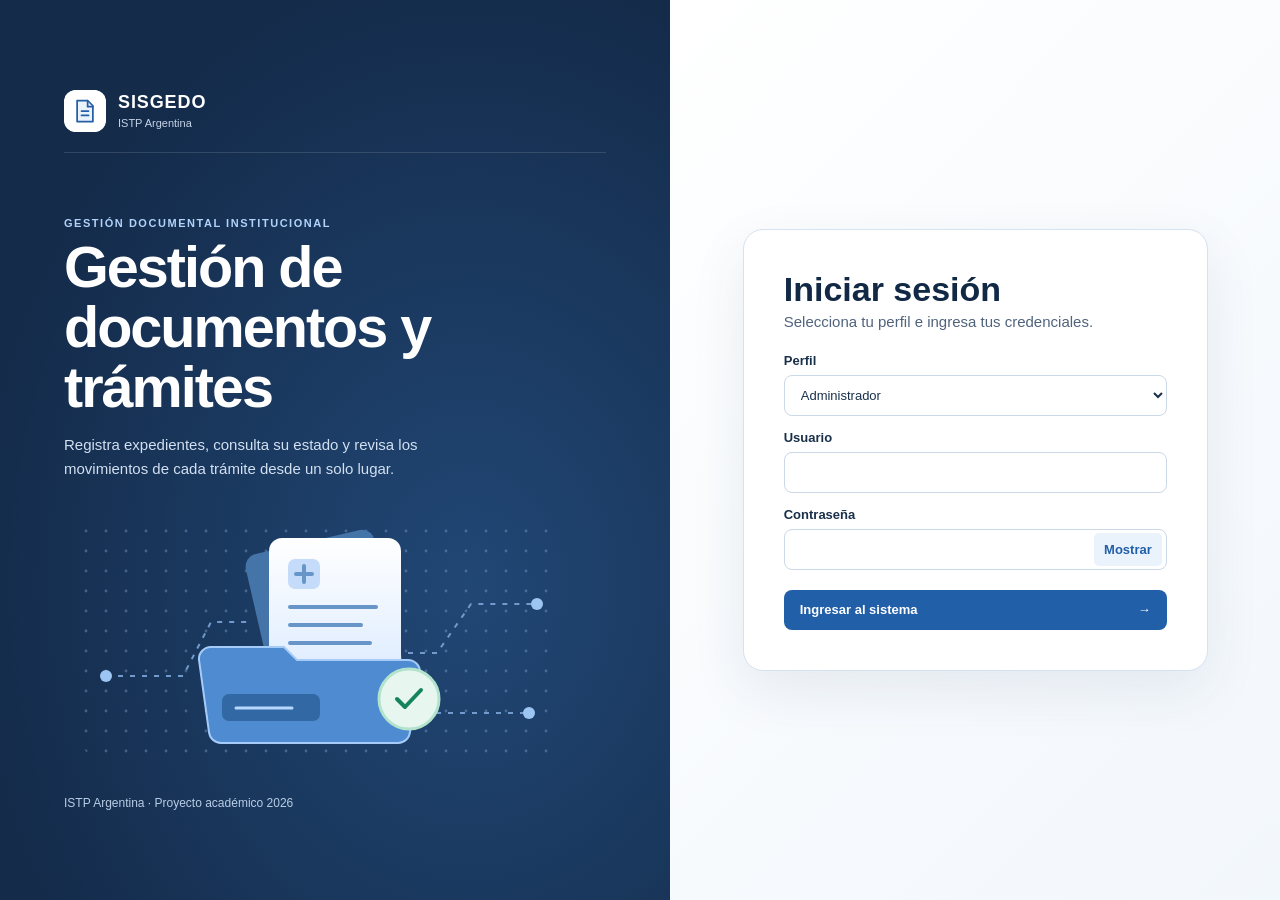
<file: index.html>
<!doctype html>
<html lang="es">
<head>
  <meta charset="utf-8">
  <meta name="viewport" content="width=device-width, initial-scale=1">
  <meta http-equiv="refresh" content="0; url=01_login.html">
  <title>SISGEDO | ISTP Argentina</title>
</head>
<body>
  <p><a href="01_login.html">Abrir SISGEDO</a></p>
</body>
</html>
</file>
<file: css/estilos.css>
:root {
  --navy:#142b4a;
  --blue:#245da8;
  --sky:#eaf2fc;
  --bg:#f4f7fb;
  --ink:#1e293b;
  --muted:#64748b;
  --line:#e2e8f0;
  --green:#16845b;
  --orange:#c77716;
}

* {
  box-sizing:border-box;
}

body {
  margin:0;
  font-family:Inter,Segoe UI,Arial,sans-serif;
  background:var(--bg);
  color:var(--ink);
}

.layout {
  display:flex;
  min-height:100vh;
}

.sidebar {
  width:250px;
  background:var(--navy);
  color:#fff;
  padding:24px 16px;
  display:flex;
  flex-direction:column;
}

.brand {
  display:flex;
  align-items:center;
  gap:12px;
  padding:0 10px 26px;
  border-bottom:1px solid #ffffff20;
}

.logo {
  width:42px;
  height:42px;
  background:#fff;
  color:var(--navy);
  border-radius:12px;
  display:grid;
  place-items:center;
  font-weight:900;
  font-size:17px;
}

.brand h1 {
  font-size:16px;
  margin:0;
}

.brand p {
  font-size:11px;
  margin:4px 0 0;
  color:#c6d4e8;
}

.nav-label {
  font-size:10px;
  letter-spacing:1.5px;
  color:#8fa7c5;
  margin:25px 12px 10px;
}

.nav a {
  display:flex;
  align-items:center;
  gap:12px;
  padding:12px 13px;
  color:#d8e4f3;
  text-decoration:none;
  border-radius:9px;
  font-size:13px;
  margin:3px 0;
}

.nav a.active,.nav a:hover {
  background:#2b4b75;
  color:#fff;
}

.nav a span {
  width:18px;
  text-align:center;
}

.sidebar-foot {
  margin-top:auto;
  padding:15px 12px;
  color:#a8bdd8;
  font-size:11px;
  border-top:1px solid #ffffff20;
}

main {
  flex:1;
  min-width:0;
}

.topbar {
  height:76px;
  background:white;
  border-bottom:1px solid var(--line);
  display:flex;
  align-items:center;
  justify-content:space-between;
  padding:0 34px;
}

.crumb {
  font-size:12px;
  color:var(--muted);
}

.crumb strong {
  color:var(--ink);
}

.user {
  display:flex;
  align-items:center;
  gap:12px;
  font-size:12px;
}

.avatar {
  width:36px;
  height:36px;
  border-radius:50%;
  background:var(--sky);
  color:var(--blue);
  display:grid;
  place-items:center;
  font-weight:700;
}

.content {
  padding:28px 34px;
  max-width:1500px;
  margin:auto;
}

.welcome {
  display:flex;
  justify-content:space-between;
  align-items:center;
  gap:18px;
  margin-bottom:25px;
}

.welcome h2 {
  margin:0;
  font-size:25px;
  color:var(--navy);
}

.welcome p {
  margin:7px 0 0;
  color:var(--muted);
  font-size:13px;
}

.btn {
  border:0;
  border-radius:8px;
  padding:11px 16px;
  background:var(--blue);
  color:white;
  font-weight:600;
  font-size:12px;
  cursor:pointer;
}

.btn:hover {
  filter:brightness(.94);
}

.btn.secondary {
  background:white;
  border:1px solid var(--line);
  color:var(--ink);
}

.cards {
  display:grid;
  grid-template-columns:repeat(4,minmax(0,1fr));
  gap:16px;
  margin-bottom:24px;
}

.stat {
  background:white;
  border:1px solid var(--line);
  border-radius:13px;
  padding:19px;
}

.stat-top {
  display:flex;
  justify-content:space-between;
  color:var(--muted);
  font-size:12px;
}

.stat-icon {
  background:var(--sky);
  color:var(--blue);
  width:35px;
  height:35px;
  display:grid;
  place-items:center;
  border-radius:9px;
  font-size:17px;
}

.stat h3 {
  font-size:27px;
  margin:14px 0 5px;
  color:var(--navy);
}

.stat small {
  color:var(--muted);
  font-size:11px;
}

.panel {
  background:white;
  border:1px solid var(--line);
  border-radius:13px;
  margin-bottom:22px;
  overflow:hidden;
}

.panel-head {
  display:flex;
  align-items:center;
  justify-content:space-between;
  padding:19px 22px;
  border-bottom:1px solid var(--line);
}

.panel-head h3 {
  font-size:15px;
  margin:0;
}

.panel-head p {
  font-size:11px;
  color:var(--muted);
  margin:5px 0 0;
}

.tools {
  display:flex;
  gap:9px;
}

.search {
  padding:9px 12px;
  border:1px solid var(--line);
  border-radius:8px;
  font-size:12px;
  min-width:200px;
}

table {
  width:100%;
  border-collapse:collapse;
}

th {
  text-align:left;
  background:#f8fafc;
  color:var(--muted);
  font-size:10px;
  letter-spacing:.5px;
  padding:13px 20px;
}

td {
  padding:15px 20px;
  border-top:1px solid #edf1f6;
  font-size:12px;
}

tbody tr:hover {
  background:#fbfdff;
}

.docid {
  font-weight:700;
  color:var(--blue);
}

.tag {
  display:inline-block;
  border-radius:20px;
  padding:5px 9px;
  font-size:10px;
  font-weight:700;
}

.tag.green {
  background:#e8f7ef;
  color:var(--green);
}

.tag.orange {
  background:#fff4e4;
  color:var(--orange);
}

.tag.blue {
  background:#eaf2fc;
  color:var(--blue);
}

.tag.gray {
  background:#eef2f6;
  color:#64748b;
}

.action {
  background:none;
  border:0;
  color:var(--blue);
  cursor:pointer;
  font-size:18px;
}

.bottom-grid {
  display:grid;
  grid-template-columns:1.4fr 1fr;
  gap:20px;
}

.activity {
  padding:20px 22px;
}

.activity-item {
  display:flex;
  gap:13px;
  padding:12px 0;
  border-bottom:1px solid #edf1f6;
}

.activity-item:last-child {
  border:0;
}

.dot {
  width:9px;
  height:9px;
  border-radius:50%;
  background:var(--blue);
  margin-top:5px;
  flex-shrink:0;
}

.activity-item b {
  font-size:12px;
}

.activity-item p {
  font-size:11px;
  color:var(--muted);
  margin:4px 0;
}

.activity-item time {
  font-size:10px;
  color:#94a3b8;
}

.shortcut {
  padding:20px 22px;
  display:grid;
  grid-template-columns:1fr 1fr;
  gap:12px;
}

.quick {
  border:1px solid var(--line);
  border-radius:10px;
  padding:15px;
  text-align:left;
  background:white;
  cursor:pointer;
}

.quick:hover {
  border-color:#9bbce5;
  background:#f8fbff;
}

.quick .qicon {
  font-size:20px;
  color:var(--blue);
}

.quick b {
  display:block;
  font-size:12px;
  margin:9px 0 4px;
}

.quick small {
  font-size:10px;
  color:var(--muted);
}

footer {
  text-align:center;
  color:#94a3b8;
  font-size:10px;
  padding:20px;
}

:root {
  --navy:#142b4a;
  --blue:#245da8;
  --muted:#50637d;
  --line:#dce5f0;
}

[hidden] {
  display:none!important;
}

body {
  font-size:15px;
}

a {
  color:var(--blue);
}

a:focus-visible,button:focus-visible,input:focus-visible,select:focus-visible,textarea:focus-visible,[tabindex]:focus-visible {
  outline:3px solid #4989d4;
  outline-offset:3px;
}

.brand {
  text-decoration:none;
  color:white;
}

.brand strong {
  display:block;
  font-size:18px;
  letter-spacing:.05em;
}

.brand .logo {
  flex:none;
}

.sidebar {
  flex:none;
  min-height:100vh;
}

.nav a .navtext {
  width:auto;
  text-align:left;
}

.nav a .navicon {
  font-size:17px;
}

.nav a.active {
  box-shadow:inset 3px 0 #9bc5f5;
}

.sidebar-foot {
  line-height:1.7;
}

.topbar {
  gap:12px;
  height:67px;
}

.logout {
  font-weight:600;
  margin-left:8px;
}

.content {
  padding-bottom:8px;
}

.eyebrow {
  font-size:11px;
  letter-spacing:.14em;
  font-weight:800;
  color:var(--blue);
  margin-bottom:9px;
}

.welcome h1 {
  margin:0;
  color:var(--navy);
  font-size:clamp(25px,3vw,35px);
  line-height:1.14;
}

.welcome p {
  font-size:14px;
  line-height:1.5;
}

.btn {
  display:inline-flex;
  align-items:center;
  justify-content:center;
  gap:8px;
  text-decoration:none;
  font-family:inherit;
  font-size:13px;
  line-height:1.35;
  white-space:nowrap;
}

.stat {
  box-shadow:0 2px 5px #142b4a05;
}

.stat-top {
  gap:6px;
  align-items:center;
  font-weight:600;
}

.stat-icon {
  flex:none;
}

.stat-number {
  display:block;
  font-size:30px;
  color:var(--navy);
  margin:10px 0 4px;
}

.panel-head {
  gap:12px;
}

.panel-head h2 {
  font-size:17px;
  margin:0;
  color:var(--navy);
}

.panel-head p,.quick small {
  font-size:12px;
  line-height:1.5;
}

.table-wrap {
  overflow-x:auto;
}

table {
  min-width:740px;
}

td {
  font-size:13px;
}

td a {
  font-weight:650;
}

.tag {
  white-space:nowrap;
  font-size:11px;
}

.tag.orange {
  color:#92510c;
}

.tag.gray {
  color:#4f6077;
}

.table-footer {
  padding:12px 22px;
  border-top:1px solid var(--line);
  color:var(--muted);
  font-size:12px;
}

.quick {
  display:block;
  color:var(--ink);
  text-decoration:none;
}

.quick .qicon {
  display:grid;
  place-items:center;
  width:32px;
  height:32px;
  border-radius:8px;
  background:var(--sky);
}

.activity-item b,.quick b {
  font-size:13px;
}

.activity-item time,.activity-item p {
  font-size:12px;
  color:var(--muted);
}

footer {
  font-size:11px;
  color:var(--muted);
}

.panel-body {
  padding:22px;
}

.formgrid,.facts {
  display:grid;
  grid-template-columns:repeat(2,minmax(0,1fr));
  gap:18px;
}

.field {
  display:flex;
  min-width:0;
  flex-direction:column;
  gap:7px;
  font-weight:650;
  font-size:13px;
}

.field.full,.facts .full {
  grid-column:1/-1;
}

.field input,.field select,.field textarea {
  width:100%;
  min-width:0;
  border:1px solid #cbd8e8;
  border-radius:8px;
  padding:10px 12px;
  background:#fff;
  color:var(--ink);
  font:inherit;
  font-weight:400;
  min-height:41px;
}

.field textarea {
  resize:vertical;
}

.form-actions {
  display:flex;
  justify-content:flex-end;
  flex-wrap:wrap;
  gap:10px;
  margin-top:22px;
}

.filters {
  padding:16px 22px;
  display:flex;
  align-items:flex-end;
  flex-wrap:wrap;
  gap:12px;
}

.filters .field:first-child {
  flex:1 1 240px;
}

.filters .btn {
  min-height:41px;
}

.notice {
  padding:12px 15px;
  border-radius:8px;
  background:#eaf2fc;
  color:var(--navy);
  font-size:13px;
  line-height:1.55;
}

.error {
  color:#a22828;
  font-size:13px;
}

.facts {
  margin:0;
}

.facts dt {
  font-size:12px;
  color:var(--muted);
  margin-bottom:5px;
}

.facts dd {
  margin:0;
  overflow-wrap:anywhere;
  white-space:pre-wrap;
}

.timeline {
  list-style:none;
  padding:0;
  margin:0;
}

.timeline li {
  position:relative;
  padding:0 0 20px 21px;
  border-left:2px solid #d7e5f6;
  overflow-wrap:anywhere;
}

.timeline li:last-child {
  padding-bottom:0;
  border-color:transparent;
}

.timeline li::before {
  content:"";
  position:absolute;
  width:10px;
  height:10px;
  border-radius:50%;
  left:-6px;
  top:4px;
  background:var(--blue);
}

.timeline p {
  margin:5px 0 0;
  color:var(--muted);
  font-size:13px;
}

.login {
  display:grid;
  grid-template-columns:1.1fr 1fr;
  min-height:100vh;
  background:white;
}

.login-intro {
  padding:clamp(24px,5vw,78px);
  display:flex;
  flex-direction:column;
  justify-content:center;
  align-items:flex-start;
  background:radial-gradient(ellipse at 70% 65%,#214775,#142b4a 75%);
  color:white;
}

.login-intro .brand {
  padding:0 0 20px;
  width:100%;
}

.login-copy {
  padding-top:clamp(30px,5vw,74px);
}

.login-copy .eyebrow {
  color:#b1d2fa;
}

.login-copy h1 {
  font-size:clamp(32px,4.5vw,64px);
  line-height:1.04;
  margin:0;
  max-width:12em;
  letter-spacing:-.035em;
}

.login-copy p {
  max-width:45ch;
  color:#d2e0f1;
  line-height:1.65;
}

.login-art {
  display:block;
  width:min(100%,510px);
  height:auto;
  margin:12px 0;
}

.login-footer {
  margin:12px 0 0;
  color:#b9cde6;
  font-size:12px;
}

.login-main {
  display:grid;
  place-items:center;
  padding:32px clamp(20px,5vw,80px);
}

.login-form {
  width:min(100%,385px);
}

.login-form h2 {
  font-size:34px;
  color:var(--navy);
  margin:12px 0 4px;
}

.login-form>p {
  color:var(--muted);
  margin:0 0 23px;
}

.login-form .field {
  margin-bottom:14px;
}

.login-form .btn {
  width:100%;
  justify-content:space-between;
}

@media(max-width:1000px) {
  .sidebar {
    width:205px;
  }
  .cards {
    grid-template-columns:repeat(2,minmax(0,1fr));
  }
  .bottom-grid {
    grid-template-columns:1fr;
  }
  .content {
    padding:24px;
  }
}

@media(max-width:740px) {
  .layout {
    display:block;
  }
  .sidebar {
    width:100%;
    min-height:auto;
    padding:13px 12px;
  }
  .sidebar .brand {
    padding:0 0 10px;
  }
  .sidebar .nav-label,.sidebar-foot {
    display:none;
  }
  .nav {
    display:flex;
    flex-wrap:wrap;
    gap:4px;
    margin-top:6px;
  }
  .nav a {
    margin:0;
    padding:7px;
    font-size:12px;
    gap:5px;
  }
  .topbar {
    padding:0 12px;
  }
  .topbar .user>span {
    display:none;
  }
  .content {
    padding:18px 12px;
  }
  .welcome {
    flex-wrap:wrap;
  }
  .cards {
    gap:9px;
  }
  .stat {
    padding:12px;
  }
  .stat-top {
    align-items:flex-start;
  }
  .panel-head,.panel-body,.filters {
    padding:15px;
  }
  .formgrid,.facts {
    grid-template-columns:1fr;
  }
  .login {
    grid-template-columns:1fr;
  }
  .login-art {
    display:none;
  }
  .login-copy {
    padding-top:22px;
  }
  .login-main {
    padding:28px 20px;
  }
}

/* Presentación y jerarquía visual */
:root {
  --navy: #112944;
  --blue: #215fa8;
  --bg: #eff4fa;
  --ink: #19304b;
  --line: #d6e2ef;
}

.sidebar {
  background: linear-gradient(160deg, #10263f, #153454);
  position: sticky;
  top: 0;
  height: 100vh;
  overflow: auto;
}

.nav a {
  min-height: 44px;
  font-weight: 600;
}

.nav a.active {
  background: #244b75;
}

.topbar {
  background: #fff;
  position: sticky;
  top: 0;
  z-index: 2;
}

.welcome {
  padding: clamp(20px, 3vw, 38px);
  color: #fff;
  background: radial-gradient(ellipse at 90% 10%, #28649e, transparent 65%), #15385e;
  border-radius: 16px;
  box-shadow: 0 12px 22px #12345c17;
}

.welcome h1, .welcome p, .welcome .eyebrow {
  color: inherit;
}

.welcome p {
  opacity: .9;
}

.welcome .btn {
  background: #fff;
  color: #184e8b;
}

.welcome .btn:hover {
  background: #e8f2ff;
}

.welcome .eyebrow {
  opacity: .85;
}

.stat, .panel {
  border-radius: 14px;
  box-shadow: 0 5px 18px #173c6010;
}

.stat-top {
  color: #334e6b;
}

.stat-number {
  font-variant-numeric: tabular-nums;
}

.cards .stat:nth-child(2) .stat-icon {
  background: #e8f1ff;
  color: #225ca9;
}

.cards .stat:nth-child(3) .stat-icon {
  background: #e2f5eb;
  color: #167247;
}

.cards .stat:nth-child(4) .stat-icon {
  background: #fff1dd;
  color: #875019;
}

.panel-head {
  min-height: 73px;
}

.table-wrap {
  scrollbar-width: thin;
}

td, th {
  line-height: 1.45;
}

td {
  overflow-wrap: anywhere;
}

.btn:disabled {
  opacity: .55;
  cursor: default;
}

.skip-link {
  position: fixed;
  z-index: 5;
  inset: 12px auto auto 12px;
  padding: 12px;
  background: white;
  transform: translateY(-200%);
}

.skip-link:focus {
  transform: none;
}

.dashboard-lower {
  display: grid;
  grid-template-columns: minmax(240px, 1fr) minmax(0, 2fr);
  gap: 20px;
}

.dashboard-lower .bottom-grid {
  grid-template-columns: repeat(2, minmax(0, 1fr));
}

.distribution {
  display: grid;
  gap: 14px;
}

.distribution-row > div {
  display: flex;
  align-items: center;
  justify-content: space-between;
  gap: 8px;
}

.distribution progress {
  width: 100%;
  height: 7px;
  border: 0;
  border-radius: 10px;
  overflow: hidden;
  background: #e9f0f8;
}

.distribution progress::-webkit-progress-bar {
  background: #e9f0f8;
}

.distribution progress {
  --progress: #3671b3;
}

.distribution progress.green {
  --progress: #218255;
}

.distribution progress.orange {
  --progress: #be782b;
}

.distribution progress.gray {
  --progress: #78889d;
}

.distribution progress::-webkit-progress-value {
  background: var(--progress);
}

.distribution progress::-moz-progress-bar {
  background: var(--progress);
}

.password-wrap {
  position: relative;
}

.password-wrap input {
  padding-right: 80px;
}

.password-toggle {
  position: absolute;
  top: 4px;
  right: 5px;
  bottom: 4px;
  padding: 0 10px;
  border: 0;
  border-radius: 5px;
  color: var(--blue);
  background: var(--sky);
  font: inherit;
  cursor: pointer;
}

.login-form form > .btn {
  margin-top: 6px;
}

.login-main {
  background: linear-gradient(135deg, #fff, #f2f7fc);
}

.login-form {
  background: #fff;
  border: 1px solid var(--line);
  border-radius: 20px;
  padding: clamp(22px, 4vw, 40px);
  box-shadow: 0 20px 55px #15385e16;
  width: min(100%, 465px);
}

.login-form h2 {
  margin-top: 0;
}

@media (max-width: 1240px) {
  .dashboard-lower {
    grid-template-columns: 1fr;
    gap: 0;
  }
  .distribution {
    grid-template-columns: repeat(4, minmax(0, 1fr));
  }
}

@media (max-width: 740px) {
  .sidebar {
    position: static;
    height: auto;
  }
  .topbar {
    position: static;
  }
  .welcome {
    border-radius: 12px;
  }
  .dashboard-lower .bottom-grid {
    grid-template-columns: 1fr;
    gap: 0;
  }
  .distribution {
    grid-template-columns: repeat(2, minmax(0, 1fr));
  }
  .shortcut {
    grid-template-columns: repeat(2, minmax(0, 1fr));
  }
}
</file>
